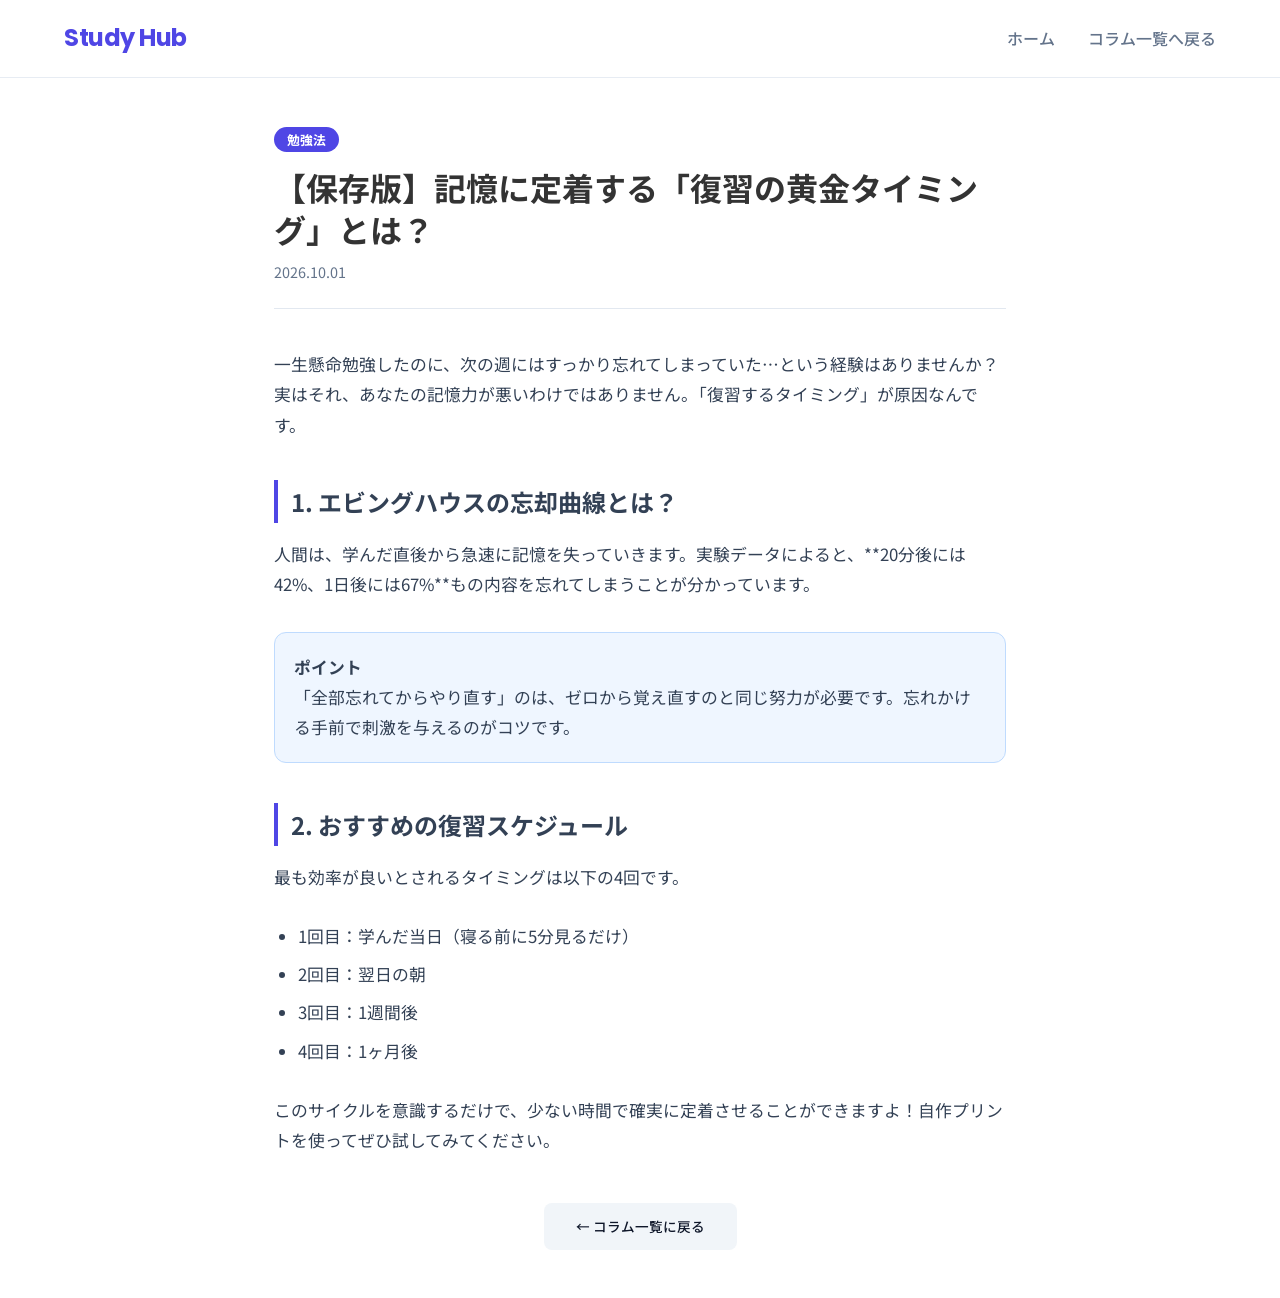
<file: column-detail-01.html>
<!DOCTYPE html>
<html lang="ja">
<head>
  <meta charset="UTF-8">
  <meta name="viewport" content="width=device-width, initial-scale=1.0">
  <title>復習の黄金タイミング - Study Hub</title>
  <link rel="preconnect" href="https://fonts.googleapis.com">
  <link rel="preconnect" href="https://fonts.gstatic.com" crossorigin>
  <link href="https://fonts.googleapis.com/css2?family=Noto+Sans+JP:wght@400;500;700&family=Poppins:wght@600;700&display=swap" rel="stylesheet">
  <link rel="stylesheet" href="style.css">
</head>
<body>

  <header class="header">
    <div class="logo"><a href="index.html" style="text-decoration:none; color:inherit;">Study Hub</a></div>
    <nav class="nav">
      <a href="index.html">ホーム</a>
      <a href="column.html">コラム一覧へ戻る</a>
    </nav>
  </header>

  <!-- 記事詳細本文エリア（読みやすいように少し細めの幅にする） -->
  <article class="article-single">
    <header class="article-header">
      <span class="category-tag-inline">勉強法</span>
      <h1>【保存版】記憶に定着する「復習の黄金タイミング」とは？</h1>
      <time>2026.10.01</time>
    </header>

    <div class="article-content">
      <p>一生懸命勉強したのに、次の週にはすっかり忘れてしまっていた…という経験はありませんか？実はそれ、あなたの記憶力が悪いわけではありません。「復習するタイミング」が原因なんです。</p>

      <h2>1. エビングハウスの忘却曲線とは？</h2>
      <p>人間は、学んだ直後から急速に記憶を失っていきます。実験データによると、**20分後には42%、1日後には67%**もの内容を忘れてしまうことが分かっています。</p>

      <blockquote class="point-box">
         <strong>ポイント</strong><br>
        「全部忘れてからやり直す」のは、ゼロから覚え直すのと同じ努力が必要です。忘れかける手前で刺激を与えるのがコツです。
      </blockquote>

      <h2>2. おすすめの復習スケジュール</h2>
      <p>最も効率が良いとされるタイミングは以下の4回です。</p>
      <ul>
        <li>1回目：学んだ当日（寝る前に5分見るだけ）</li>
        <li>2回目：翌日の朝</li>
        <li>3回目：1週間後</li>
        <li>4回目：1ヶ月後</li>
      </ul>

      <p>このサイクルを意識するだけで、少ない時間で確実に定着させることができますよ！自作プリントを使ってぜひ試してみてください。</p>
    </div>

    <!-- 記事末尾の戻るボタン -->
    <div style="margin-top: 3rem; text-align: center;">
      <a href="column.html" class="btn btn-secondary" style="display:inline-block; width:auto; padding:0.8rem 2rem;">← コラム一覧に戻る</a>
    </div>
  </article>

  <script src="script.js"></script>
</body>
</html>
</file>
<file: style.css>
/* 全体で使える変数の設定 */
:root {
  --primary-color: #4f46e5;       /* メインカラー（爽やかなインディゴ） */
  --primary-hover: #4338ca;       /* ホバー時の濃い青 */
  --bg-color: #f8fafc;            /* 背景色（少し青みがかった柔らかい白） */
  --card-bg: #ffffff;             /* カードなどの背景（純白） */
  --text-main: #0f172a;           /* メイン文字色（真っ黒ではなくダークグレー） */
  --text-sub: #64748b;            /* 補足文字色 */
  --accent-color: #06b6d4;        /* アクセントカラー（シアン） */
  --font-base: 'Noto Sans JP', sans-serif;
  --font-heading: 'Poppins', 'Noto Sans JP', sans-serif;
  --radius: 12px;                 /* 角丸の共通設定 */
  --shadow: 0 10px 25px -5px rgba(0, 0, 0, 0.05); /* ふんわりした影 */
}

/* 全体のリセット設定 */
* {
  margin: 0;
  padding: 0;
  box-sizing: border-box;
}

body {
  font-family: var(--font-base);
  background-color: var(--bg-color);
  color: var(--text-main);
  line-height: 1.6;
}

/* ヘッダーデザイン */
.header {
  position: sticky;
  top: 0;
  display: flex;
  justify-content: space-between;
  align-items: center;
  padding: 1.2rem 5%;
  background: rgba(255, 255, 255, 0.8); /* 少し透けさせる */
  backdrop-filter: blur(10px);          /* すりガラス効果 */
  border-bottom: 1px solid rgba(226, 232, 240, 0.8);
  z-index: 100;
}

.logo {
  font-family: var(--font-heading);
  font-size: 1.5rem;
  font-weight: 700;
  color: var(--primary-color);
  letter-spacing: -0.5px;
}

.nav a {
  text-decoration: none;
  color: var(--text-sub);
  margin-left: 1.8rem;
  font-weight: 500;
  transition: color 0.3s ease;
}

.nav a:hover {
  color: var(--primary-color); /* マウスを乗せたら色が変わる */
}

/* メインビジュアル */
.hero {
  text-align: center;
  padding: 6rem 1rem 4rem;
  max-width: 800px;
  margin: 0 auto;
}

.hero h1 {
  font-family: var(--font-heading);
  font-size: 2.5rem;
  font-weight: 700;
  margin-bottom: 1rem;
  /* 文字に綺麗なグラデーションをかける */
  background: linear-gradient(135deg, var(--primary-color), var(--accent-color));
  -webkit-background-clip: text;
  -webkit-text-fill-color: transparent;
}

.hero p {
  color: var(--text-sub);
  font-size: 1.1rem;
}

/* コンテナ（横幅の共通指定） */
.container {
  max-width: 1100px;
  margin: 0 auto;
  padding: 3rem 1.5rem;
}

/* セクションタイトル */
.section-title {
  text-align: center;
  margin-bottom: 2.5rem;
}

.section-title h2 {
  font-family: var(--font-heading);
  font-size: 2rem;
  color: var(--text-main);
  margin-bottom: 0.5rem;
}

.section-title p {
  color: var(--text-sub);
}

/* カードを整列させるグリッド（画面が広いと3列、狭くなると自動で1〜2列） */
.card-grid {
  display: grid;
  grid-template-columns: repeat(auto-fit, minmax(300px, 1fr));
  gap: 2rem;
}

/* カード自体のスタイル */
.card {
  background-color: var(--card-bg);
  border-radius: var(--radius);
  overflow: hidden;
  box-shadow: var(--shadow);
  border: 1px solid rgba(226, 232, 240, 0.8);
  position: relative;
  transition: transform 0.3s ease, box-shadow 0.3s ease;
  display: flex;
  flex-direction: column;
}

/* カードの上にマウスを載せたときの浮き上がり効果 */
.card:hover {
  transform: translateY(-6px);
  box-shadow: 0 20px 30px -10px rgba(0, 0, 0, 0.1);
}

/* バッジ（教科名など） */
.card-badge {
  position: absolute;
  top: 1rem;
  left: 1rem;
  background-color: var(--primary-color);
  color: white;
  font-size: 0.75rem;
  font-weight: 700;
  padding: 0.3rem 0.8rem;
  border-radius: 20px;
  z-index: 10;
}

/* サムネイル画像エリア */
.card-image {
  width: 100%;
  height: 180px;
  background-color: #e2e8f0; /* 画像がないときのグレーの仮背景 */
  overflow: hidden;
}

.card-image img {
  width: 100%;
  height: 100%;
  object-fit: cover; /* 画像を崩さずに枠ぴったりに収める */
  transition: transform 0.5s ease;
}

.card:hover .card-image img {
  transform: scale(1.05); /* マウスホバーで画像が少し拡大する */
}

/* カード本文 */
.card-content {
  padding: 1.5rem;
  display: flex;
  flex-direction: column;
  flex-grow: 1;
}

.card-content h3 {
  font-size: 1.2rem;
  margin-bottom: 0.5rem;
}

.card-content p {
  color: var(--text-sub);
  font-size: 0.9rem;
  margin-bottom: 1.5rem;
  flex-grow: 1;
}

/* ボタンの共通配置 */
.card-actions {
  display: flex;
  gap: 0.8rem;
}

.btn {
  flex: 1;
  text-align: center;
  padding: 0.6rem 1rem;
  border-radius: 8px;
  text-decoration: none;
  font-size: 0.85rem;
  font-weight: 500;
  transition: all 0.2s ease;
}

.btn-primary {
  background-color: var(--primary-color);
  color: white;
}

.btn-primary:hover {
  background-color: var(--primary-hover);
}

.btn-secondary {
  background-color: #f1f5f9;
  color: var(--text-main);
}

  .btn-secondary:hover {
  background-color: #e2e8f0;
}

/* コラムカードグリッド */
.article-grid {
  display: grid;
  grid-template-columns: repeat(auto-fit, minmax(320px, 1fr));
  gap: 2rem;
}

/* 記事カード全体をリンク化 */
.article-card {
  background: var(--card-bg);
  border-radius: var(--radius);
  overflow: hidden;
  box-shadow: var(--shadow);
  border: 1px solid rgba(226, 232, 240, 0.8);
  text-decoration: none;
  color: var(--text-main);
  transition: transform 0.3s ease, box-shadow 0.3s ease;
  display: flex;
  flex-direction: column;
}

.article-card:hover {
  transform: translateY(-5px);
  box-shadow: 0 15px 30px -5px rgba(0, 0, 0, 0.08);
}

/* 記事アイキャッチ画像 */
.article-thumb {
  position: relative;
  width: 100%;
  height: 200px;
  background-color: #cbd5e1;
}

.article-thumb img {
  width: 100%;
  height: 100%;
  object-fit: cover;
}

/* カテゴリタグ */
.category-tag {
  position: absolute;
  bottom: 0.8rem;
  left: 0.8rem;
  background: rgba(15, 23, 42, 0.75);
  backdrop-filter: blur(4px);
  color: white;
  font-size: 0.75rem;
  padding: 0.2rem 0.6rem;
  border-radius: 6px;
  font-weight: 500;
}

/* 記事カード本文 */
.article-body {
  padding: 1.5rem;
}

.article-date {
  font-size: 0.8rem;
  color: var(--text-sub);
  margin-bottom: 0.4rem;
}

.article-body h3 {
  font-size: 1.1rem;
  line-height: 1.4;
  margin-bottom: 0.6rem;
  transition: color 0.2s ease;
}

.article-card:hover .article-body h3 {
  color: var(--primary-color); /* ホバー時に見出しの色が変わる */
}

.article-body p {
  font-size: 0.88rem;
  color: var(--text-sub);
  line-height: 1.5;
}

/* 記事詳細（横幅を780pxに制限して読書しやすくする） */
.article-single {
  max-width: 780px;
  margin: 3rem auto;
  padding: 0 1.5rem;
}

.article-header {
  margin-bottom: 2.5rem;
  border-bottom: 1px solid #e2e8f0;
  padding-bottom: 1.5rem;
}

.category-tag-inline {
  background-color: var(--primary-color);
  color: white;
  font-size: 0.8rem;
  padding: 0.2rem 0.8rem;
  border-radius: 20px;
  font-weight: 700;
}

.article-header h1 {
  font-size: 2rem;
  margin: 1rem 0 0.5rem;
  line-height: 1.3;
}

.article-header time {
  color: var(--text-sub);
  font-size: 0.9rem;
}

/* 記事本文内の各エレメント調整 */
.article-content {
  font-size: 1.05rem;
  line-height: 1.8;
  color: #334155;
}

.article-content p {
  margin-bottom: 1.8rem;
}

.article-content h2 {
  font-size: 1.5rem;
  margin: 2.5rem 0 1rem;
  padding-left: 0.8rem;
  border-left: 4px solid var(--primary-color); /* 見出しの左側にアクセント線 */
}

/* ポイント強調ボックス */
.point-box {
  background-color: #eff6ff;
  border: 1px solid #bfdbfe;
  padding: 1.2rem;
  border-radius: var(--radius);
  margin: 2rem 0;
}

.article-content ul {
  margin: 1rem 0 1.8rem 1.5rem;
}

.article-content li {
  margin-bottom: 0.5rem;
}

/* --- スクロールアニメーション用の初期状態 --- */
.fade-in-up {
  opacity: 0;                   /* 最初は透明 */
  transform: translateY(30px);  /* 少し下に下げておく */
  transition: opacity 0.8s ease, transform 0.8s ease;
  will-change: opacity, transform;
}

/* JavaScriptでこのクラスがついたら画面に表示される */
.fade-in-up.is-show {
  opacity: 1;                   /* くっきり表示 */
  transform: translateY(0);     /* 元の位置に戻る */
}

/* 時間差で順番に表示させる（ディレイ） */
.delay-1 { transition-delay: 0.1s; }
.delay-2 { transition-delay: 0.2s; }
.delay-3 { transition-delay: 0.3s; }

/* --- ヘッダーのスクロール演出用 --- */
.header.scrolled {
  box-shadow: 0 10px 30px rgba(0, 0, 0, 0.08);
  padding-top: 0.8rem;
  padding-bottom: 0.8rem;
  background: rgba(255, 255, 255, 0.95);
}

/* --- ドロップダウンメニューのスタイル --- */
.nav-item-dropdown {
  position: relative;
  display: inline-block;
}

/* ホバー時に表示されるメニュー枠 */
.dropdown-menu {
  display: none;
  position: absolute;
  top: 100%;
  left: 50%;
  transform: translateX(-50%);
  background-color: var(--card-bg);
  min-width: 140px;
  box-shadow: 0 10px 25px rgba(0, 0, 0, 0.1);
  border-radius: var(--radius);
  border: 1px solid rgba(226, 232, 240, 0.8);
  padding: 0.5rem 0;
  z-index: 200;
  list-style: none;
}

/* 親要素（.nav-item-dropdown）にマウスが乗ったら表示 */
.nav-item-dropdown:hover .dropdown-menu {
  display: block;
  animation: fadeIn 0.2s ease;
}

/* ドロップダウン内のリンク */
.dropdown-menu a {
  display: block;
  padding: 0.6rem 1.2rem;
  color: var(--text-main);
  text-decoration: none;
  font-size: 0.9rem;
  margin-left: 0 !important; /* nav a の余白を打ち消す */
  transition: background-color 0.2s ease, color 0.2s ease;
}

.dropdown-menu a:hover {
  background-color: #f1f5f9;
  color: var(--primary-color);
}

@keyframes fadeIn {
  from { opacity: 0; transform: translate(-50%, 10px); }
  to { opacity: 1; transform: translate(-50%, 0); }
}

/* --- 学年フィルターボタン（print.html用） --- */
.filter-container {
  display: flex;
  justify-content: center;
  gap: 0.8rem;
  margin-bottom: 2.5rem;
  flex-wrap: wrap;
}

.filter-btn {
  padding: 0.6rem 1.5rem;
  border-radius: 30px;
  border: 1px solid #cbd5e1;
  background-color: white;
  color: var(--text-sub);
  font-weight: 500;
  cursor: pointer;
  text-decoration: none;
  font-size: 0.9rem;
  transition: all 0.2s ease;
}

.filter-btn:hover,
.filter-btn.active {
  background-color: var(--primary-color);
  color: white;
  border-color: var(--primary-color);
}

/* --- プリント詳細ページ用の追加スタイル --- */

/* メインアイキャッチ画像 */
.print-hero-image {
  width: 100%;
  max-height: 400px;
  border-radius: var(--radius);
  overflow: hidden;
  margin-bottom: 2rem;
  border: 1px solid rgba(226, 232, 240, 0.8);
  box-shadow: var(--shadow);
}

.print-hero-image img {
  width: 100%;
  height: 100%;
  object-fit: cover;
}

/* 記事末尾のPDFダウンロード専用カード */
.pdf-download-card {
  background-color: #ffffff;
  border: 2px solid var(--primary-color);
  border-radius: var(--radius);
  padding: 1.5rem;
  margin-top: 2rem;
  box-shadow: 0 10px 20px rgba(79, 70, 229, 0.08);
}

.pdf-info {
  display: flex;
  align-items: center;
  gap: 1rem;
}

.pdf-icon {
  font-size: 2.5rem;
}

.pdf-info h3 {
  font-size: 1.1rem;
  color: var(--text-main);
  margin-bottom: 0.2rem;
}

.pdf-info p {
  font-size: 0.85rem;
  color: var(--text-sub);
  margin-bottom: 0 !important;
}

body {
  color: #333333 !important; /* 文字色を濃いグレーに強制設定 */
  background-color: #ffffff; /* 背景色 */
}

.fade-in-up {
  opacity: 1 !important;
  transform: none !important;
  visibility: visible !important;
}
</file>
